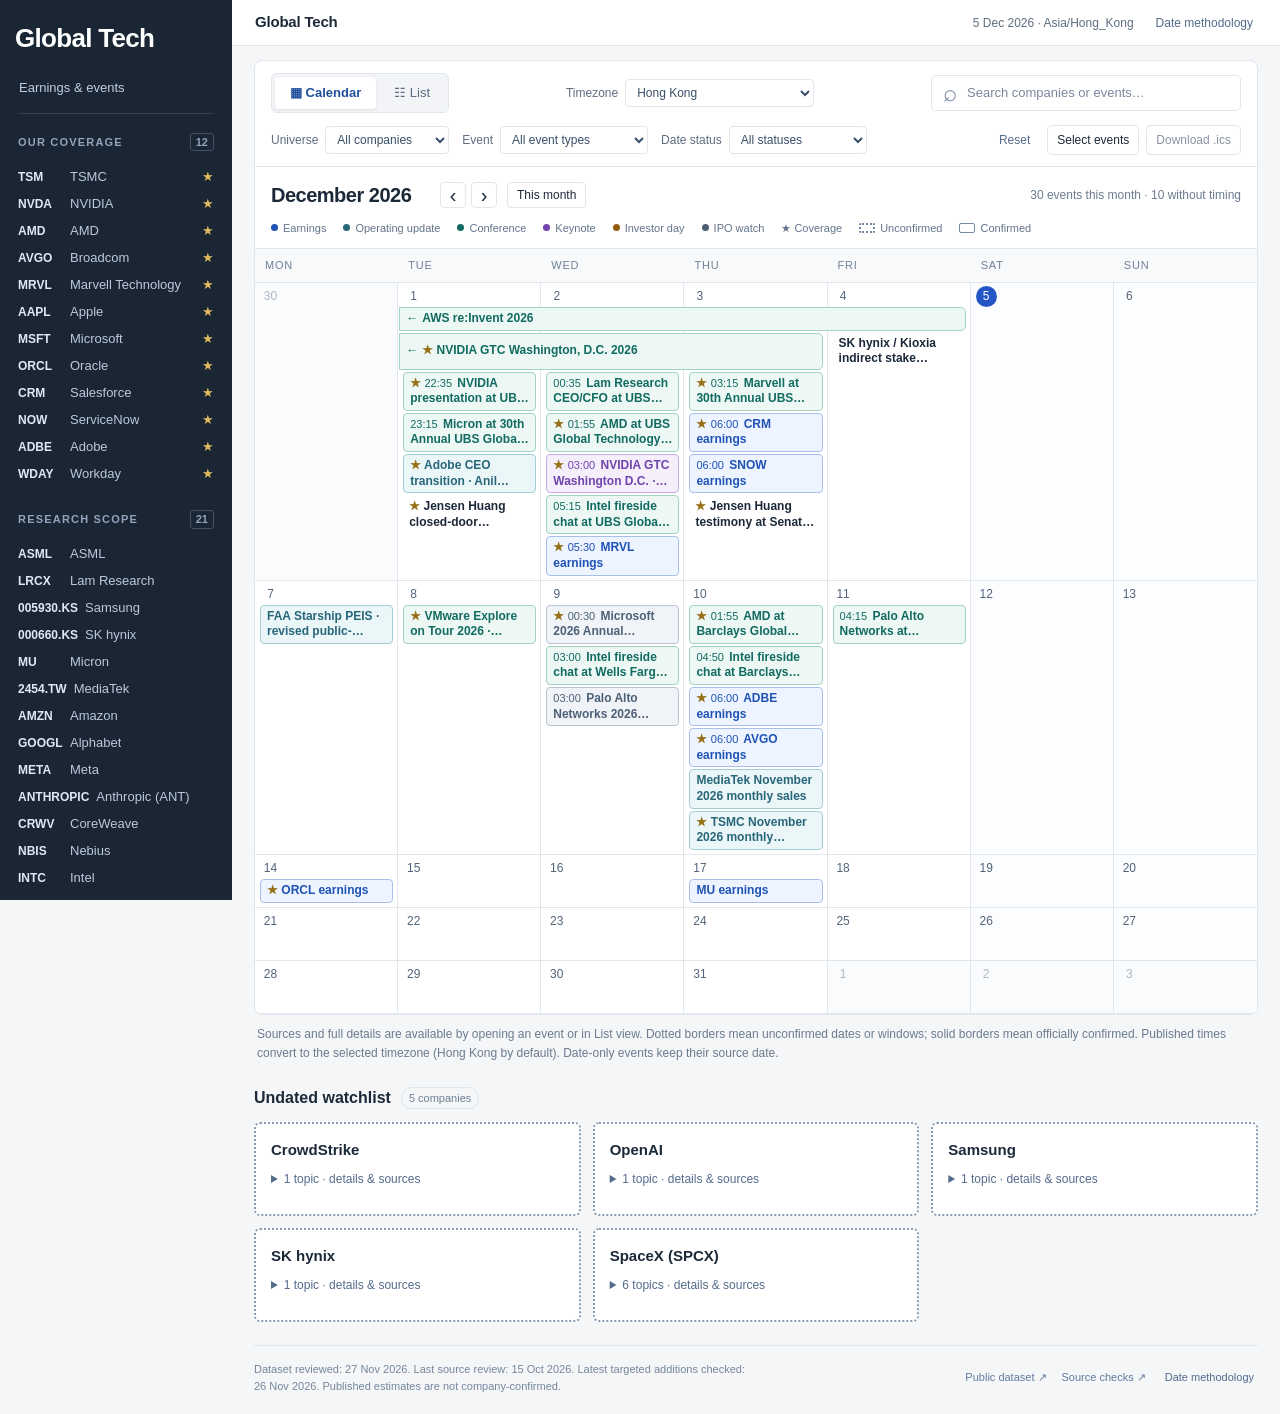
<file: index.html>
<!doctype html>
<!-- Deployment refresh: 2026-10-24; SpaceX calendar data included. -->
<html lang="en">
<head><meta charset="utf-8"><meta name="viewport" content="width=device-width, initial-scale=1"><meta name="description" content="Technology earnings and important events, with direct sources and clear date status."><title>Global Tech</title><link rel="stylesheet" href="css/events.css"><script src="js/calendar-utils.js" defer></script><script src="js/events.js" defer></script></head>
<body>
<a class="skip-link" href="#main">Skip to events</a>
<aside class="sidebar" id="sidebar" aria-label="Tracked companies">
  <div class="sidebar-head"><a class="brand" href="index.html">Global Tech</a><button id="close-universe" class="icon-button" aria-label="Close company universe">×</button></div>
  <div class="side-current">Earnings & events</div>
  <section class="sidebar-section"><div class="section-label">OUR COVERAGE <span id="coverage-count"></span></div><div id="coverage-list"></div></section>
  <section class="sidebar-section"><div class="section-label">RESEARCH SCOPE <span id="ecosystem-count"></span></div><div id="ecosystem-list"></div></section>
  <div class="side-bottom"><span id="universe-count"></span> companies tracked · ★ Coverage<br>Public, read-only calendar</div>
</aside>
<div class="app">
<header class="topbar"><div><button id="open-universe" class="icon-button" aria-label="Open company universe" aria-expanded="false" aria-controls="sidebar">☰</button><h1>Global Tech</h1></div><div><time id="today-label"></time><button id="methodology-button" class="text-button">Date methodology</button></div></header>
<main id="main">
<section class="event-workspace" aria-label="Events explorer">
  <div class="toolbar"><div class="view-switch" role="group" aria-label="Event view"><button id="calendar-view" aria-pressed="true">▦ Calendar</button><button id="list-view" aria-pressed="false">☷ List</button></div><label class="timezone-control">Timezone<select id="timezone" aria-label="Display timezone"><option value="Asia/Hong_Kong">Hong Kong</option><option value="browser">Browser timezone</option><option value="UTC">UTC</option><option value="America/New_York">New York</option><option value="America/Los_Angeles">San Francisco / Los Angeles</option><option value="Europe/London">London</option><option value="Europe/Berlin">Berlin</option><option value="Asia/Tokyo">Tokyo</option><option value="Asia/Seoul">Seoul</option><option value="Asia/Taipei">Taipei</option><option value="Asia/Singapore">Singapore</option><option value="Asia/Kolkata">Mumbai</option><option value="Australia/Sydney">Sydney</option></select></label><label class="search"><span aria-hidden="true">⌕</span><input id="search" type="search" placeholder="Search companies or events…" aria-label="Search companies or events"></label></div>
  <div class="filters"><label>Universe<select id="universe"><option value="all">All companies</option><option value="coverage">★ Our coverage</option><option value="ecosystem">Research scope</option></select></label><label>Event<select id="type"><option value="all">All event types</option><option>Earnings</option><option>Operating update</option><option>Filing</option><option>Shareholder meeting</option><option>Conference</option><option>Keynote</option><option>Investor day</option><option>IPO watch</option></select></label><label>Date status<select id="status"><option value="all">All statuses</option><option value="confirmed">Confirmed</option><option value="estimated">Estimated date</option><option value="reported">Reported date</option><option value="unannounced">Date unannounced</option></select></label><button id="clear-filters" class="text-button">Reset</button><div class="export-actions"><button id="select-events" aria-pressed="false">Select events</button><button id="download-ics" disabled>Download .ics</button></div></div>
  <div id="selection-bar" hidden><span id="selection-count" role="status" aria-live="polite">0 selected</span><button id="select-shown" class="text-button">Select shown</button><button id="clear-selection" class="text-button">Clear selection</button><small>Date-only events export all-day. Timing windows export as tentative, transparent ranges.</small></div>
  <div class="month-toolbar"><div class="month-navigation"><h2 id="month-label"></h2><button id="prev-month" aria-label="Previous month">‹</button><button id="next-month" aria-label="Next month">›</button><button id="today-button">This month</button></div><span id="results-count" role="status" aria-live="polite"></span></div>
  <div class="calendar-legend" aria-label="Event color and border key"><span><i class="legend-dot kind-earnings"></i>Earnings</span><span><i class="legend-dot kind-operating-update"></i>Operating update</span><span><i class="legend-dot kind-conference"></i>Conference</span><span><i class="legend-dot kind-keynote"></i>Keynote</span><span><i class="legend-dot kind-investor-day"></i>Investor day</span><span><i class="legend-dot kind-ipo-watch"></i>IPO watch</span><span>★ Coverage</span><span><i class="unconfirmed-key"></i>Unconfirmed</span><span><i class="confirmed-key"></i>Confirmed</span></div>
  <div id="calendar-panel"><div class="calendar-scroll-hint">Swipe horizontally to see the full week →</div><div class="calendar-scroll"><div class="calendar-grid" id="calendar" role="region" aria-label="Monthly event calendar"></div></div><section id="timing-windows" hidden aria-label="Approximate event timing windows"></section></div>
  <p id="timeline-hint" hidden>All events in one timeline. Scroll up for history and down for future dates. Jump to today returns to the current position.</p>
  <div id="list-panel" hidden tabindex="0" aria-label="All events timeline"></div>
</section>
<p class="data-note">Sources and full details are available by opening an event or in List view. Dotted borders mean unconfirmed dates or windows; solid borders mean officially confirmed. Published times convert to the selected timezone (Hong Kong by default). Date-only events keep their source date.</p>
<section class="watch-section"><div class="section-heading"><h2>Undated watchlist</h2><span id="radar-count" class="count-pill"></span></div><div class="radar-grid" id="radar"></div></section>
<footer><p id="freshness">Loading source information…</p><div><a href="data/events.json">Public dataset ↗</a><a href="data/source-checks.json">Source checks ↗</a><button id="footer-methodology" class="text-button">Date methodology</button></div></footer>
<noscript><p class="data-note">Enable JavaScript to browse events, or <a href="data/events.json">read the public event dataset</a>.</p></noscript>
</main></div>
<dialog id="event-dialog"><div class="dialog-top"><span class="eyebrow">EVENT BRIEF</span><button class="close-dialog" aria-label="Close event details">×</button></div><div id="event-detail"></div></dialog>
<dialog id="methodology-dialog"><div class="dialog-top"><span class="eyebrow">ABOUT THE DATA</span><button class="close-dialog" aria-label="Close methodology">×</button></div><h2>Dates with evidence.</h2><p><strong>Operating update</strong> includes company-scheduled monthly revenue publications, distinct from quarterly earnings; dates are shown without an assumed release time.</p><p><strong>Confirmed</strong> means a date was verified in an official company announcement, organizer page or participant schedule. A call time is labeled as a call time; it is not an assumed release time.</p><p><strong>Estimated date</strong> means a published day-level estimate from a linked public calendar such as MarketBeat, Stock Analysis or FT Markets. The source has been checked, but the company has not confirmed the date here. These estimates can change; they are not our own reporting-month guesses. Provider timing is not treated as confirmed.</p><p><strong>Reported date</strong> means a date from attributable news reporting when primary confirmation has not been verified. Bloomberg reporting read through a public article is attributed to that article; this is not a live Bloomberg feed.</p><p>Past scheduled dates remain in their historical calendar month and are labeled <strong>Past date</strong>. Multi-day events use the full published range. Month-, week- and year-level expectations appear as labeled timing windows, without an invented exact day. Only items with no sourced timing appear in the undated watchlist. List view contains the full history and future timeline, opening near today. Hong Kong is the default display timezone. Choose another city or Browser timezone to convert published event times and their dates. Date-only events have no verified start time, so their published dates are retained. Outlook exports timed events in UTC so Outlook can display them in its own timezone. Date-only events export as all-day entries; uncertain windows export as tentative, transparent all-day ranges. Unknown end times are not replaced with invented durations.</p><p>Source discrepancies appear in event briefs. An officially announced date takes precedence over an older provider estimate. Checks older than 14 days are labeled for rechecking. Source checks do not guarantee a date will remain unchanged.</p><p>This is a public, read-only calendar maintained through Codex. There is no licensed Bloomberg/Refinitiv API connection or automated source refresh. Public articles and calendars are cited individually. Dividends and routine corporate actions are excluded by default.</p></dialog></body></html>
</file>
<file: css/events.css>
:root{--ink:#1c2939;--muted:#5e6d80;--line:#e1e6ec;--paper:#f4f6f8;--accent:#2457c5;--nav:#1a2633;--nav-muted:#a4b1c1;--gold:#e0ba60}
*{box-sizing:border-box}body{margin:0;color:var(--ink);background:var(--paper);font:15px/1.5 -apple-system,BlinkMacSystemFont,"Segoe UI",sans-serif}button,input,select{font:inherit}button{cursor:pointer;color:inherit}a{color:var(--accent)}button:focus-visible,a:focus-visible,input:focus-visible,select:focus-visible{outline:3px solid #6695f7;outline-offset:3px}[hidden]{display:none!important}.skip-link{position:absolute;top:-60px;left:15px;padding:10px;background:white;z-index:30}.skip-link:focus{top:10px}
/* Company universe stays separate from the working calendar. */
.sidebar{position:fixed;inset:0 auto 0 0;width:232px;padding:19px 15px;background:var(--nav);color:#d4dce6;overflow-y:auto;z-index:10;scrollbar-width:thin;scrollbar-color:#657185 var(--nav)}.sidebar-head{display:flex;align-items:center;justify-content:space-between}.brand{display:flex;gap:10px;align-items:center;color:white;font-size:26px;letter-spacing:-.7px;font-weight:650;text-decoration:none}.side-current{font-size:13px;color:#bfcfe3;margin:20px 4px 15px;padding-bottom:15px;border-bottom:1px solid #35404f}.sidebar-section{margin:19px 3px 23px}.section-label{display:flex;justify-content:space-between;align-items:center;font-size:11px;letter-spacing:1.2px;font-weight:650;color:#91a4bc;margin-bottom:12px}.section-label>span{letter-spacing:0;border:1px solid #435166;border-radius:3px;padding:0 5px}.coverage-company,.universe-company{display:flex;align-items:center;gap:7px;min-height:27px;font-size:13px}.ticker{font-size:12px;font-weight:600;color:#e0e8f3;min-width:45px;flex-shrink:0}.company-name{color:#bbc9db;white-space:nowrap;overflow:hidden;text-overflow:ellipsis}.coverage-star{color:var(--gold);margin-left:auto;font-size:13px}.side-bottom{font-size:12px;line-height:1.9;color:var(--nav-muted);border-top:1px solid #35404f;padding-top:14px;margin:20px 3px 0}.icon-button{border:1px solid var(--line);background:none;border-radius:5px;font-size:20px;line-height:1;width:29px;height:29px}#close-universe,#open-universe{display:none}
/* Compact header: view controls are visible immediately. */
.app{margin-left:232px}.topbar{height:46px;display:flex;justify-content:space-between;align-items:center;border-bottom:1px solid var(--line);padding:0 23px;background:white;gap:12px}.topbar>div{display:flex;align-items:center;gap:18px}.topbar h1{font-size:15px;letter-spacing:-.2px;margin:0;font-weight:600}.topbar time{font-size:12px;color:var(--muted)}.text-button{border:0;background:none;color:#546b8c;padding:4px;font-size:12px;white-space:nowrap}main{padding:14px 22px 0;max-width:1850px;margin:auto}.event-workspace{border:1px solid var(--line);border-radius:8px;background:white;overflow:hidden}.toolbar{padding:12px 16px;display:flex;align-items:center;justify-content:space-between;gap:15px}.view-switch{display:flex;gap:3px;padding:3px;border:1px solid var(--line);border-radius:6px;background:#f2f4f7}.view-switch button{border:0;border-radius:4px;background:none;padding:6px 15px;color:#5b6c84;font-size:13px}.view-switch button[aria-pressed=true]{background:#fff;box-shadow:0 1px 3px #1b2f4a18;color:#214f9d;font-weight:600}.search{display:flex;align-items:center;gap:8px;border:1px solid var(--line);border-radius:5px;padding:5px 11px;max-width:310px;width:40%;color:#73859f}.search>span{font-size:24px;line-height:1}.search input{border:0;background:none;font-size:13px;min-width:0;width:100%;color:var(--ink)}.search input::placeholder{color:#7a889c}.filters{display:flex;flex-wrap:wrap;align-items:center;gap:13px;padding:0 16px 11px;border-bottom:1px solid var(--line)}.filters label{display:flex;align-items:center;gap:7px;font-size:12px;color:var(--muted)}.filters select{font-size:12px;border:1px solid var(--line);border-radius:4px;padding:5px 7px;background:#fff;color:#394e69}.filters .text-button{margin-left:auto}.month-toolbar{display:flex;align-items:center;justify-content:space-between;gap:15px;padding:13px 16px 10px}.month-navigation{display:flex;gap:5px;align-items:center}.month-navigation h2{font-size:20px;letter-spacing:-.5px;margin:0 14px 0 0;min-width:150px;font-weight:600}.month-navigation button{border:1px solid var(--line);background:white;border-radius:4px;width:26px;height:26px;font-size:20px;line-height:1}.month-navigation #today-button{width:auto;font-size:12px;padding:0 9px;margin-left:5px}#results-count{font-size:12px;color:#6c7c91}
/* Type owns color. Coverage owns only the star. Timing owns the border. */
.kind-earnings{--event-color:#1e53b5;--event-bg:#edf3ff;--event-border:#a8bfe9}.kind-conference{--event-color:#116b60;--event-bg:#edf8f5;--event-border:#a2d1c6}.kind-keynote{--event-color:#7043ad;--event-bg:#f4effb;--event-border:#c4aee3}.kind-investor-day{--event-color:#925b10;--event-bg:#fff6e8;--event-border:#dfbd85}.kind-ipo-watch{--event-color:#4e6077;--event-bg:#f0f3f7;--event-border:#b9c4d2}.calendar-legend{display:flex;align-items:center;gap:17px;flex-wrap:wrap;padding:0 16px 12px;color:#63748b;font-size:11px}.calendar-legend>span{display:flex;align-items:center;gap:5px;white-space:nowrap}.legend-dot{display:inline-block;width:7px;height:7px;border-radius:50%;background:var(--event-color)}.unconfirmed-key{display:inline-block;width:16px;height:10px;border:2px dotted #7789a0;border-radius:2px}.calendar-grid{display:grid;grid-template-columns:repeat(7,minmax(0,1fr))}.weekday{background:#f7f9fb;color:#718197;font-size:11px;letter-spacing:.8px;padding:8px 10px;border-block:1px solid var(--line)}.day{min-height:64px;padding:4px 5px;border-bottom:1px solid var(--line);border-right:1px solid var(--line)}.day:nth-child(7n){border-right:0}.day.outside{background:#fafbfc}.day.weekend:not(.outside){background:#fcfdfe}.day-number{font-size:12px;display:flex;align-items:center;justify-content:center;width:19px;height:19px;color:#52637b;margin-bottom:2px}.day.outside .day-number{color:#aeb9c7}.day.today .day-number{border-radius:50%;background:var(--accent);color:white}.calendar-entry{background:var(--event-bg);border:1px solid var(--event-border);color:var(--event-color);border-radius:4px;margin-top:3px;overflow:hidden}.calendar-entry.unconfirmed{border:2px dotted var(--event-color)}.calendar-event{border:0;background:none;padding:4px 6px;text-align:left;color:inherit;font-size:12px;font-weight:600;line-height:1.4;width:100%;display:block;overflow-wrap:anywhere}.event-star{color:#967016}.calendar-scroll-hint{display:none}.badge{display:inline-flex;font-size:11px;padding:2px 6px;border:1px solid #d9e0e9;border-radius:4px;background:#f7f9fb;color:#53657b;white-space:nowrap}.badge.estimated,.badge.reported{font-style:italic}.coverage-tag{font-size:11px;color:#916a13;white-space:nowrap}.data-note{font-size:12px;line-height:1.6;color:#6b7b90;margin:10px 3px 0}.empty{padding:24px;text-align:center;font-size:14px;color:#6f7e92}.loading-error{padding:25px;color:#9e3939}
/* Every list row exposes all evidence links, without opening a dialog. */
.list-table{border-collapse:separate;border-spacing:0;width:100%;text-align:left}.list-table th{background:#f8fafc;border-block:1px solid var(--line);font-size:11px;letter-spacing:.4px;color:#6c7d92;text-transform:uppercase;padding:10px 13px;font-weight:600}.list-table td{padding:13px;vertical-align:top;border-bottom:1px solid var(--line);font-size:13px}.list-table th:first-child{width:16%}.list-table th:nth-child(2){width:29%}.list-table th:last-child{width:25%}.list-table small{display:block;color:#78869a;font-size:11px;margin-top:4px;line-height:1.6}.event-name{font-size:14px;font-weight:600;background:none;border:0;text-align:left;padding:0;color:#263e5d}.event-name:hover{text-decoration:underline}.type-tag{color:var(--event-color);background:var(--event-bg);border-radius:4px;display:inline-block;padding:3px 6px;font-size:11px;white-space:nowrap}.event-sources{display:flex;flex-direction:column;gap:6px}.event-sources a{font-size:12px;text-underline-offset:2px;color:#345b8a;overflow-wrap:anywhere}.list-table tr.unconfirmed td{border-top:1px dotted #9aaac0;border-bottom:1px dotted #9aaac0}.list-table tr.unconfirmed td:first-child{border-left:1px dotted #9aaac0}.list-table tr.unconfirmed td:last-child{border-right:1px dotted #9aaac0}.list-table tr.past .event-name{color:#627287}
.watch-section{margin-top:23px}.section-heading{display:flex;align-items:center;gap:10px;margin-bottom:12px}.section-heading h2{font-size:16px;margin:0;font-weight:600}.count-pill{font-size:11px;padding:2px 7px;border:1px solid var(--line);border-radius:10px;color:#6e7e94}.radar-grid{display:grid;grid-template-columns:repeat(3,minmax(0,1fr));gap:12px}.radar-card{padding:15px;background:white;border:1px solid var(--line);border-radius:6px;display:flex;flex-direction:column;gap:10px}.radar-top{display:flex;align-items:center;justify-content:space-between;gap:10px}.radar-card p{font-size:13px;color:#748297;margin:0}.radar-card .event-name{font-size:15px}.radar-bottom{display:flex;align-items:center;justify-content:space-between;font-size:12px;color:#76859a}.radar-card .event-sources{margin-top:auto}footer{display:flex;align-items:center;justify-content:space-between;gap:20px;border-top:1px solid var(--line);margin-top:23px;padding:15px 0 20px;font-size:11px;color:#76869b}footer p{margin:0;max-width:500px}footer>div{display:flex;align-items:center;gap:15px;flex-wrap:wrap}footer a{color:#607c9d;text-decoration:none;white-space:nowrap}footer .text-button{font-size:11px}
/* Briefs provide provenance; visible source links are also available in both views. */
dialog{max-width:calc(100% - 28px);width:570px;padding:25px;border:1px solid var(--line);border-radius:10px;box-shadow:0 25px 80px #13253d33;color:var(--ink)}dialog::backdrop{background:#14243b70}.dialog-top{display:flex;align-items:center;justify-content:space-between;margin-bottom:20px}.eyebrow{font-size:11px;letter-spacing:1.3px;color:#74879e}.close-dialog{border:0;background:#f0f3f7;border-radius:50%;height:29px;width:29px;font-size:23px;color:#697d97}dialog h2{font-size:25px;line-height:1.3;letter-spacing:-.5px;margin:14px 0}dialog p{font-size:14px;color:#65768d;line-height:1.8}dialog dl{display:grid;grid-template-columns:105px minmax(0,1fr);gap:12px;margin:22px 0;font-size:13px;line-height:1.7}dialog dt{color:#7f8da1}dialog dd{margin:0;color:#3d5270;overflow-wrap:anywhere}.detail-note{background:#f4f7fa;padding:12px;border:1px solid var(--line);border-radius:5px}.source-link{display:inline-block;background:#285bb9;color:#fff;text-decoration:none;border-radius:5px;padding:8px 13px;font-size:13px;margin:8px 0}.source-list{padding-left:17px;font-size:13px;line-height:1.8}.source-list a{overflow-wrap:anywhere}.source-list small{color:#8190a3}.event-lifecycle{font-size:12px!important;text-transform:uppercase;letter-spacing:.4px}.conflict-note{padding:11px;border:1px solid #dec48b;border-radius:5px;background:#fff8e9;color:#7d5c23!important}.sr-only{position:absolute;width:1px;height:1px;overflow:hidden;clip:rect(0,0,0,0);white-space:nowrap}
@media(min-width:1600px){.day{min-height:72px}.calendar-event{font-size:13px}}
@media(max-width:1150px){.sidebar{width:210px;padding-inline:12px}.app{margin-left:210px}main{padding:12px 14px 0}.topbar{padding-inline:15px}.topbar time{font-size:11px}.calendar-legend{gap:12px}.filters{gap:10px}.filters label{font-size:11px}.filters select{max-width:145px}.calendar-event{font-size:11px}.list-table th,.list-table td{padding:11px 9px}.radar-grid{grid-template-columns:repeat(2,minmax(0,1fr))}}
@media(max-width:800px){.sidebar{transform:translateX(-100%);transition:transform .15s;width:250px;box-shadow:10px 0 30px #14263a20}.sidebar.open{transform:translateX(0)}.app{margin-left:0}#open-universe,#close-universe{display:inline-flex;align-items:center;justify-content:center}#close-universe{color:#d4deeb;border-color:#47556a}.topbar{height:46px}.topbar>div{gap:10px}.topbar time{display:none}.topbar h1{font-size:14px}main{padding-top:10px}.calendar-entry{margin-top:4px}.day{min-height:60px}.list-table th:last-child{width:28%}}
@media(max-width:560px){main{padding:8px 10px 0}.toolbar{padding:9px 11px;gap:10px;flex-wrap:wrap}.search{width:100%;max-width:none}.view-switch button{padding:6px 16px}.filters{padding:0 11px 9px;gap:9px}.filters label{flex:1 1 calc(33.333% - 9px);min-width:85px;flex-direction:column;align-items:stretch;gap:4px;font-size:11px}.filters select{max-width:none;width:100%;font-size:12px;padding-left:4px}.filters .text-button{padding:0;font-size:11px}.month-toolbar{padding:10px 11px;flex-wrap:wrap;gap:7px}.month-navigation h2{font-size:19px;min-width:138px;margin-right:8px}.month-navigation #today-button{font-size:11px;margin-left:2px}#results-count{font-size:11px}.calendar-legend{font-size:10px;gap:9px;padding:0 11px 10px}.calendar-scroll{overflow-x:auto}.calendar-grid{min-width:665px}.calendar-scroll-hint{display:block;background:#fafbfd;border-top:1px solid var(--line);font-size:11px;color:#6f8098;padding:6px 11px}.calendar-event{font-size:12px}.weekday{padding-inline:7px}.data-note{font-size:11px}.list-table{display:block}.list-table thead{position:absolute;width:1px;height:1px;overflow:hidden;clip:rect(0,0,0,0)}.list-table tbody{display:block;padding:0 10px}.list-table tr{display:grid;grid-template-columns:1fr auto;gap:7px 12px;border:1px solid var(--line);border-radius:5px;margin:0 0 10px;padding:12px}.list-table td{display:block;width:auto!important;padding:0;border:0!important;min-width:0}.list-table td:nth-child(1){grid-column:1;grid-row:2}.list-table td:nth-child(2){grid-column:1 / -1;grid-row:1}.list-table td:nth-child(3){grid-column:2;grid-row:2}.list-table td:nth-child(4){grid-column:1 / -1;grid-row:3}.list-table td:nth-child(5){grid-column:1 / -1;grid-row:4;border-top:1px solid var(--line)!important;padding-top:8px}.list-table tr.unconfirmed{border:2px dotted #8b9eb8}.list-table small{font-size:11px}.event-sources{gap:7px}.event-sources a{font-size:13px;line-height:1.6}.radar-grid{grid-template-columns:1fr}.radar-card .event-sources a{font-size:13px}.section-heading h2{font-size:15px}footer{display:block;font-size:11px}footer>div{gap:12px;margin-top:10px}dialog{padding:20px}}

/* Certainty, rather than recency, controls borders. */
.confirmed-key{display:inline-block;width:16px;height:10px;border:1px solid #7789a0;border-radius:2px}
.radar-card.unconfirmed{border:2px dotted #899bb3}
#timing-windows{padding:15px;border-top:1px solid var(--line);background:#fafbfd}
#timing-windows h3{font-size:13px;font-weight:600;margin:0 0 12px;color:#63748b}
.window-label{font-size:14px;color:#435b79}
#timeline-hint{font-size:12px;color:#65778e;margin:0;padding:0 16px 10px}
#list-panel{max-height:calc(100dvh - 235px);min-height:280px;overflow:auto;overscroll-behavior-y:contain;scrollbar-width:thin;position:relative;scroll-padding-top:42px}
.list-table thead th{position:sticky;top:0;z-index:2}
.timeline-today td{padding:11px 13px!important;background:#edf3fc!important;color:#315f9c;font-size:13px!important;font-weight:600;border-block:1px solid #c7d8f0!important}
.timeline-today span{font-size:12px;font-weight:400;margin-left:10px;color:#5c7a9f}
@media(max-width:560px){#list-panel{max-height:calc(100dvh - 340px);min-height:230px}#timeline-hint{padding:0 11px 10px;font-size:11px}.timeline-today{display:block!important;padding:0!important;border:0!important;background:none!important}.timeline-today td{display:block!important;padding:10px!important}.timeline-today span{display:block;margin:4px 0 0;font-size:11px}#timing-windows{padding:12px}.window-label{font-size:13px}}
.list-table tr.confirmed-event td{border-top:1px solid var(--line);border-bottom:1px solid var(--line)}.list-table tr.confirmed-event td:first-child{border-left:1px solid var(--line)}.list-table tr.confirmed-event td:last-child{border-right:1px solid var(--line)}

.window-grid{display:flex;flex-wrap:wrap;gap:8px}.timing-window{display:flex;flex-direction:column;gap:3px;padding:7px 10px;background:var(--event-bg);border:1px solid var(--event-border);border-radius:4px}.timing-window.unconfirmed{border:2px dotted var(--event-color)}.timing-window .event-name{font-size:13px;color:var(--event-color)}.timing-window .window-label{font-size:12px}.calendar-event{line-height:1.3}
/* Local-time display and optional Outlook export selection. */
.timezone-control{display:flex;align-items:center;gap:7px;font-size:12px;color:var(--muted)}.timezone-control select{max-width:190px;font-size:12px;color:#394e69;background:#fff;border:1px solid var(--line);border-radius:4px;padding:5px 7px}.export-actions{display:flex;gap:7px;align-items:center}.export-actions button{font-size:12px;border:1px solid var(--line);background:#fff;border-radius:4px;padding:5px 9px}.export-actions #download-ics:not(:disabled){background:#285bb9;border-color:#285bb9;color:#fff}.export-actions button:disabled{color:#8994a4;cursor:default}.export-actions [aria-pressed=true]{background:#edf3fc;border-color:#9fb8e3}#selection-bar{display:flex;align-items:center;gap:10px;flex-wrap:wrap;padding:9px 16px;border-bottom:1px solid var(--line);background:#f5f8fd;font-size:12px;color:#46688f}#selection-bar small{font-size:11px;color:#6c7c91;margin-left:auto}.event-select{display:inline-flex;align-items:center;margin-right:7px}.event-select input,.detail-export input{accent-color:#285bb9;width:15px;height:15px;margin:0;cursor:pointer}.calendar-entry,.timing-window{position:relative}.calendar-entry .event-select,.timing-window .event-select{position:absolute;right:3px;top:3px;z-index:1;margin:0;padding:2px}.calendar-entry.selecting .calendar-event,.timing-window.selecting .event-name{padding-right:25px}.calendar-time{font-size:11px;font-variant-numeric:tabular-nums;font-weight:500;margin-right:2px}.calendar-entry.selected,.timing-window.selected{box-shadow:0 0 0 2px #507bb755}.list-table tr.selected td{background:#f2f6ff}.detail-export{display:flex;gap:9px;align-items:center;font-size:14px;color:#44638a;margin:12px 0}.toolbar .search{width:32%}
@media(max-width:800px){.brand{font-size:24px}.timezone-control select{max-width:160px}}@media(max-width:560px){.toolbar .search{width:100%;max-width:none}.timezone-control{margin-left:auto;min-width:0;flex:1;justify-content:flex-end;font-size:11px}.timezone-control select{min-width:0;max-width:135px;font-size:11px;padding-inline:3px}.export-actions{margin-left:auto}.export-actions button{font-size:11px;padding:5px 7px}#selection-bar{padding:8px 11px;gap:7px}#selection-bar small{width:100%;margin:0}.event-select input,.detail-export input{width:17px;height:17px}.list-table tr.selected{background:#f2f6ff}}

.kind-operating-update{--event-color:#286679;--event-bg:#eaf6f8;--event-border:#a3ced6}
.kind-filing,.kind-shareholder-meeting{--event-color:#4e6077;--event-bg:#f0f3f7;--event-border:#b9c4d2}

/* One uninterrupted event bar per week, with arrows when the range wraps. */
.calendar-week{grid-column:1 / -1;display:grid;grid-template-columns:repeat(7,minmax(0,1fr));grid-template-rows:22px repeat(var(--event-rows),minmax(24px,auto)) 2px;row-gap:2px;isolation:isolate;border-bottom:1px solid var(--line)}
.calendar-week .day{grid-row:1 / -1;min-height:0;padding:3px 5px;border-bottom:0;z-index:0}
.calendar-week .day-number{margin:0;width:21px;height:21px}
.calendar-week .calendar-entry{z-index:1;align-self:stretch;min-width:0;margin:0 5px;display:flex;align-items:stretch}
.calendar-week .calendar-event{font-size:12px;padding:3px 6px;line-height:1.3;min-width:0;display:flex;align-items:center;gap:4px;overflow:hidden}
.calendar-event-label{min-width:0;flex:1;display:-webkit-box;-webkit-line-clamp:2;-webkit-box-orient:vertical;overflow:hidden}
.calendar-entry.multi-day{border-radius:5px}
.calendar-entry.continues-before{border-top-left-radius:0;border-bottom-left-radius:0;margin-left:1px}
.calendar-entry.continues-after{border-top-right-radius:0;border-bottom-right-radius:0;margin-right:1px}
.continuation-arrow{font-weight:700;flex:none}
.close-dialog{display:inline-flex;align-items:center;justify-content:center;line-height:1}

/* Undated topics get one equal-sized, alphabetically ordered card per company. */
.radar-grid{align-items:start}
.company-watch{min-height:94px}
.watch-company-name{font-size:15px;line-height:1.4;margin:0;overflow-wrap:anywhere}
.watch-topics summary{cursor:pointer;color:#546b8c;font-size:12px;line-height:1.5}
.watch-topics summary:focus-visible{outline:3px solid #6695f7;outline-offset:3px}
.watch-topic-list{display:flex;flex-direction:column;gap:13px;margin-top:14px}
.watch-topic{padding-top:12px;border-top:1px solid var(--line)}
.watch-topic .event-name{font-size:13px;line-height:1.5}
.watch-topic-type{display:block;font-size:11px;color:var(--muted);margin:3px 0 6px}
.watch-topic .event-sources a{font-size:12px}

/* Compact mobile list: event details and sources remain accessible on tap. */
@media(max-width:560px){#list-panel{max-height:calc(100dvh - 215px);min-height:340px}#timeline-hint{display:none}.list-table tbody{padding:0 5px}.list-table tr:not(.timeline-today){display:grid;grid-template-columns:86px minmax(0,1fr) auto;align-items:center;gap:2px 7px;margin:0;border:0;border-bottom:1px solid var(--line);border-radius:0;padding:7px 5px;min-height:56px}.list-table tr:not(.timeline-today).unconfirmed{border:0;border-bottom:1px dotted #8b9eb8}.list-table tr:not(.timeline-today) td{grid-row:auto;grid-column:auto;min-width:0;padding:0!important;border:0!important}.list-table tr:not(.timeline-today) td:nth-child(1){grid-column:1;grid-row:1/span 2;font-size:11px;line-height:1.3}.list-table tr:not(.timeline-today) td:nth-child(2){grid-column:2/-1;grid-row:1;line-height:1.3}.list-table tr:not(.timeline-today) td:nth-child(3){grid-column:2;grid-row:2}.list-table tr:not(.timeline-today) td:nth-child(4){grid-column:3;grid-row:2;justify-self:end}.list-table tr:not(.timeline-today) td:nth-child(5),.list-table tr:not(.timeline-today) td:nth-child(1) small{display:none}.list-table tr:not(.timeline-today) td:nth-child(2) small{font-size:10px;margin-top:1px;line-height:1.2}.list-table .event-name{font-size:12px;line-height:1.3}.list-table .type-tag,.list-table .badge{font-size:10px;padding:1px 4px;line-height:1.3}.timeline-today td{padding:6px 8px!important;font-size:11px!important}.timeline-today span{display:none}.toolbar{padding:7px 9px;gap:6px}.filters{gap:5px;padding:0 9px 6px}.month-toolbar{padding:6px 9px}}
</file>
